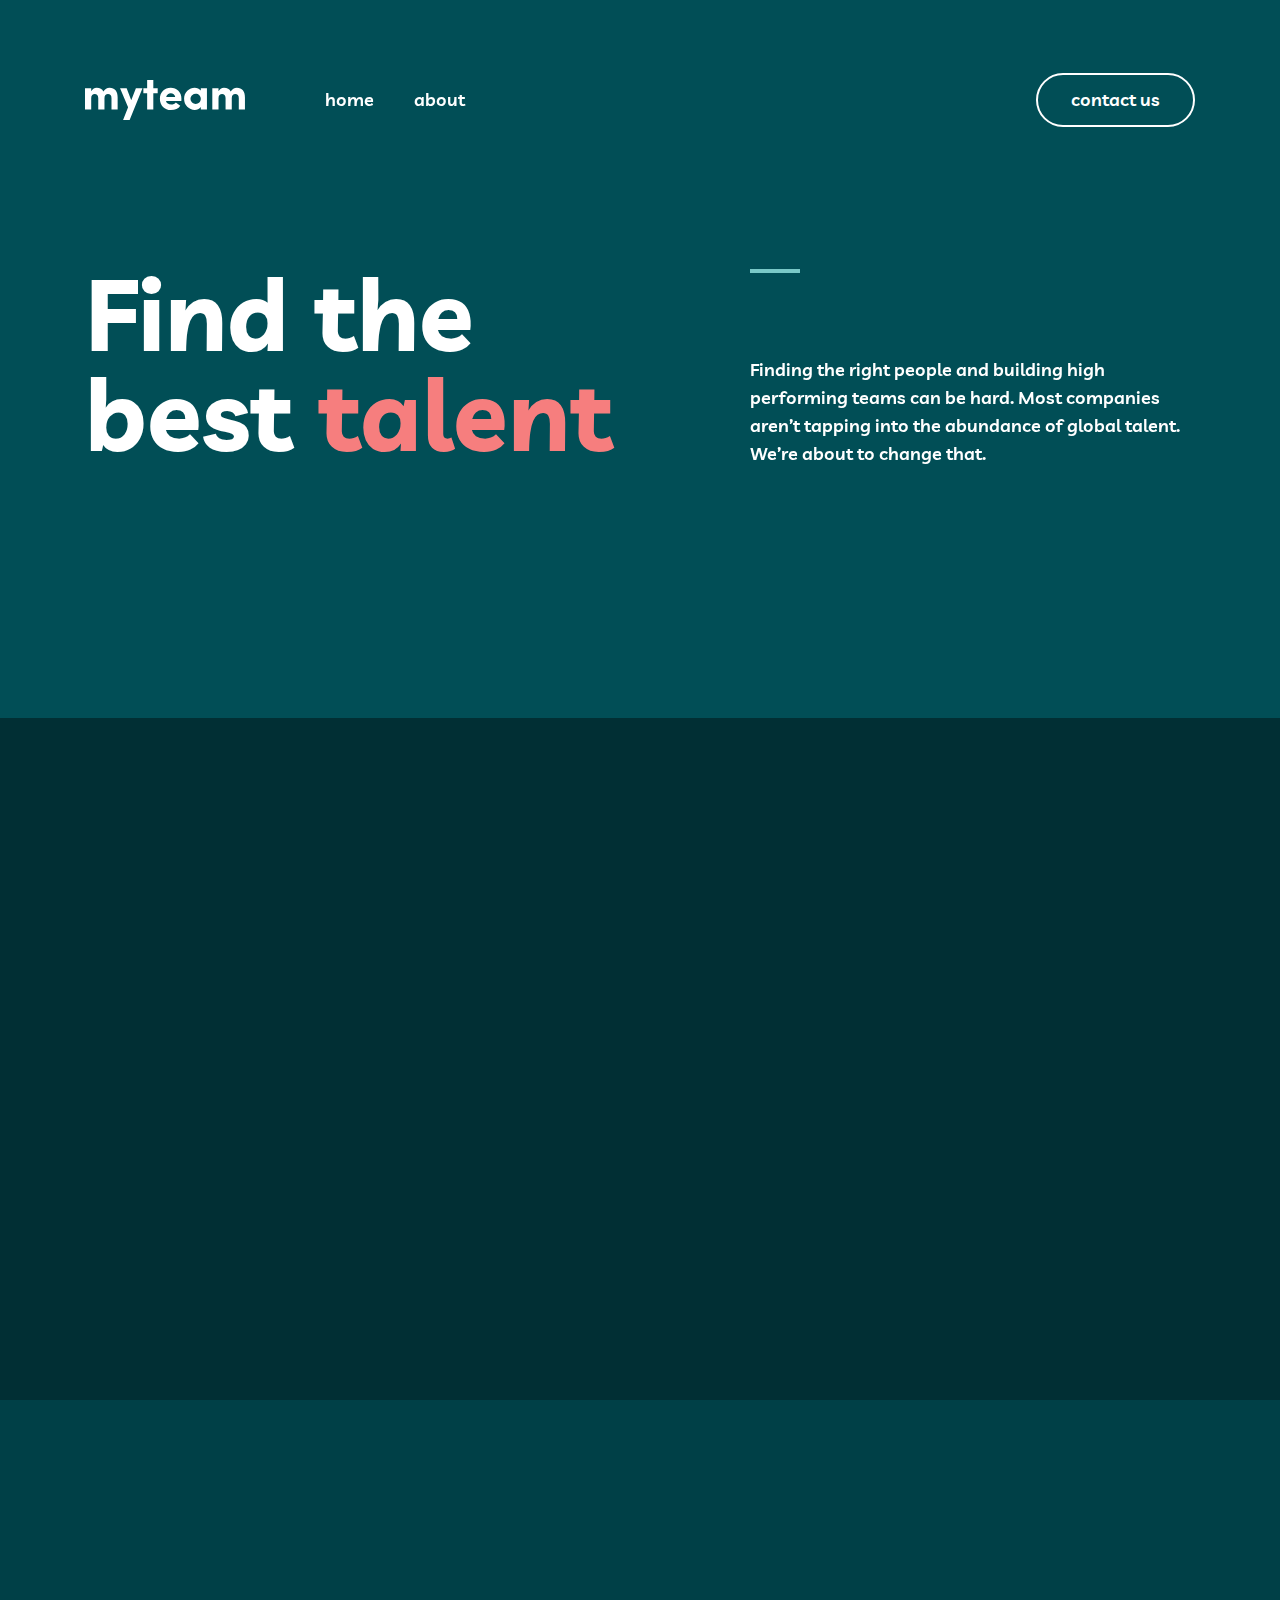
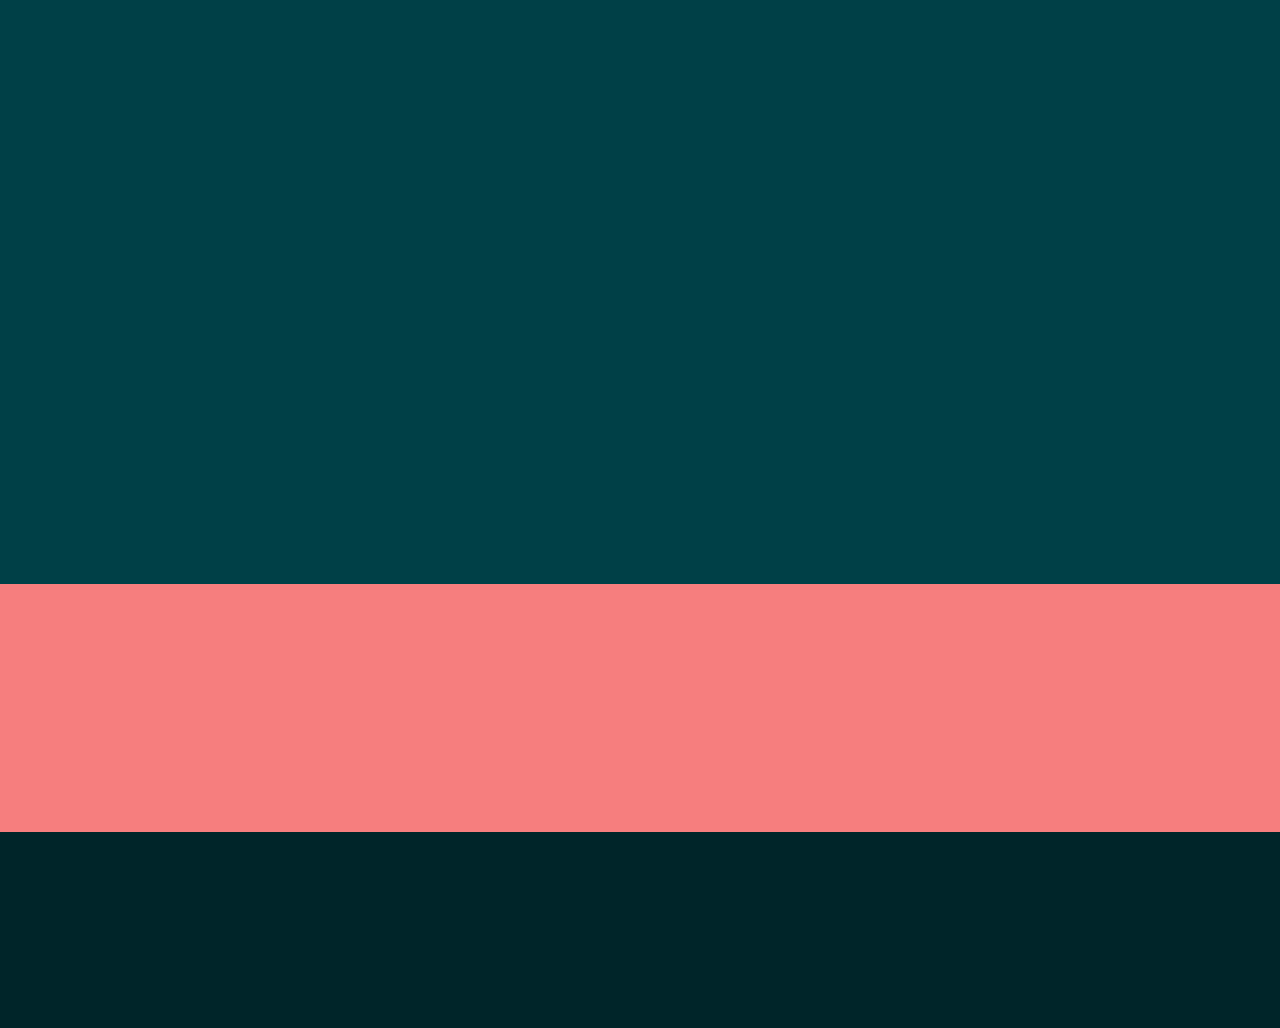
<file: index.html>
<!DOCTYPE html>
<html lang="en">
<head>
      <meta charset="UTF-8">
      <meta http-equiv="X-UA-Compatible" content="IE=edge">
      <meta name="viewport" content="width=device-width, initial-scale=1.0">
      <title>My Team</title>
      <link rel="stylesheet" href="./css/style.min.css">
      <link href="https://unpkg.com/aos@2.3.1/dist/aos.css" rel="stylesheet">


</head>
<body>
      <header class="header">
            <div class="container">
                  <div class="nav-bar">
                        <div class="nav">
                              <div class="nav__left" data-aos-duration="1000" data-aos="fade-right">
                                    <img src="./images/myteam 2.svg" alt="">
                                    <div class="nav__list">
                                          <a href="#">home</a>
                                          <a href="./about.html">about</a>
                                    </div>
                              </div>
                              <div class="nav__right">
                                    <a href="./cantact.html">
                                          <button class="nav-btn">contact us</button>
                                    </a>
                                    <div class="bars">
                                          <span></span>
                                          <span></span>
                                          <span></span>
                                    </div>

                                    <div class="menu">
                                          <div class="nav__list2">
                                                <a href="#">home</a>
                                                <a href="./about.html">about</a>
                                                <a href="./cantact.html">
                                                      <button  class="nav-btn2">contact us</button>
                                                </a>
                                          </div>
                                    </div>
                              </div>
                        </div>
                  </div>

                  <main class="main">
                        <div class="main__content">
                              <div class="main__content__left" data-aos-duration="1000" data-aos="flip-right">
                                    <h1>Find the best <span>talent</span></h1>
                              </div>
                              <div class="main__content__right" data-aos-duration="1000" data-aos="zoom-in">
                                    <img class="line" src="./images/Rectangle.svg" alt="">
                                    <div class="texts">
                                          <p>Finding the right people and building high performing teams can be hard. Most companies aren’t tapping into the abundance of global talent. We’re about to change that.</p>
                                    </div>
                              </div>
                        </div>
                  </main>
            </div>
      </header>
      <section class="section">
            <div class="sec1">
                  <div class="container">
                        <div class="sec1__content">
                              <div class="sec1__content__left" data-aos-duration="1000" data-aos="fade-up">
                                    <img class="line1" src="./images/Rectangle2.svg" alt="">
                                    <div class="texts2">
                                          <h1>Build & manage distributed teams like no one else.</h1>
                                    </div>
                              </div>
                              <div class="sec1__content__right">
                                    <div class="easy" data-aos-duration="1000" data-aos="zoom-in">
                                          <img src="./images/icon-feature-experience.svg" alt="">
                                          <div class="abou">
                                                <h2>Experienced Individuals</h2>
                                                <p>Our network is made up of highly experienced professionals who are passionate about what they do.</p>
                                          </div>
                                    </div>
                                    <div class="easy" data-aos-duration="1200" data-aos="zoom-in">
                                          <img src="./images/icon-feature-implementation.svg" alt="">
                                          <div class="abou">
                                                <h2>Experienced Individuals</h2>
                                                <p>Our network is made up of highly experienced professionals who are passionate about what they do.</p>
                                          </div>
                                    </div>
                                    <div class="easy" data-aos-duration="1250" data-aos="zoom-in">
                                          <img src="./images/icon-feature-productivity.svg" alt="">
                                          <div class="abou">
                                                <h2>Experienced Individuals</h2>
                                                <p>Our network is made up of highly experienced professionals who are passionate about what they do.</p>
                                          </div>
                                    </div>
                              </div>
                        </div>
                  </div>
            </div>
            <div class="sec2">
                  <div class="container">
                        <div class="sec2__content">
                              <div class="sec2__content__tex" data-aos-duration="1000" data-aos="flip-right">
                                    <h1>Delivering real results for top companies. Some of our <span>success stories.</span></h1>
                              </div>
                              <div class="sec2__content__cards">
                                    <div class="card" data-aos-duration="1000" data-aos="zoom-in-up">
                                          <img src="./images/icon-quotes.svg" alt="">
                                          <div class="tex">
                                                <p> “The team perfectly fit the specialized skill set required. They focused on the most essential features helping us launch the platform eight months faster than planned.”</p>
                                          </div>
                                          <div class="client">
                                                <div class="h">
                                                      <h3>Kady Baker</h3>
                                                <p>Product Manager at Bookmark</p>
                                                </div>
                                                <div class="im">
                                                      <img src="./images/kady.svg" alt="">
                                                </div>
                                          </div>
                                    </div>
                                    <div class="card" data-aos-duration="1300" data-aos="zoom-in-up">
                                          <img src="./images/icon-quotes.svg" alt="">
                                          <div class="tex">
                                                <p>“We needed to automate our entire onboarding process. The team came in and built out the whole journey. Since going live, user retention has gone through the roof!”</p>
                                          </div>
                                          <div class="client">
                                                <div class="h">
                                                      <h3>Aiysha Reese</h3>
                                                <p>Founder of Manage</p>
                                                </div>
                                                <div class="im">
                                                      <img src="./images/aisha.svg" alt="">
                                                </div>
                                          </div>
                                    </div>
                                    <div class="card" data-aos-duration="1600" data-aos="zoom-in-up">
                                          <img  src="./images/icon-quotes.svg" alt="">
                                          <div class="tex">
                                                <p>“Amazing. Our team helped us build an app that delivered a new experience for hiring a physio. The launch was an instant success with 100k downloads in the first month.”</p>
                                          </div>
                                          <div class="client">
                                                <div class="h">
                                                      <h3>Arthur Clarke</h3>
                                                <p>Co-founder of MyPhysio</p>
                                                </div>
                                                <div class="im">
                                                      <img src="./images/arthur.svg" alt="">
                                                </div>
                                          </div>
                                    </div>
                              </div>
                        </div>
                  </div>
            </div>
            <div class="sec3">
                  <div class="container">
                        <div class="sec3__content">
                              <div class="sec3__content__left" data-aos-duration="1000" data-aos="flip-right">
                                    <h1>Ready to get started?</h1>
                              </div>
                              <div class="sec3__content__right" data-aos-duration="1000" data-aos="flip-left">
                                    <a href="./cantact.html">
                                          <button  class="btn">contact us</button>
                                    </a>
                              </div>
                        </div>
                  </div>
            </div>
      </section>
      <footer class="footer">
            <div class="container">
                  <div class="footer__content">
                        <div class="footer__content__left" data-aos-duration="1000" data-aos="flip-up">
                              <div class="logo">
                                    <img src="./images/myteam 2.svg" alt="">
                                    <div  class="logo__list">
                                          <a href="#">home</a>
                                          <a href="./about.html">about</a>
                                    </div>
                              </div>
                              <div class="cantact" data-aos-duration="1000" data-aos="flip-up">
                                    <p>987  Hillcrest Lane</p>
                                    <p>Irvine, CA</p>
                                    <p>California 92714</p>
                                    <p>Call Us : 949-833-7432</p>
                              </div>
                        </div>
                        <div class="footer__content__right" data-aos-duration="1000" data-aos="flip-up">
                              <div class="logos">
                                    <img src="./images/icon-facebook.svg" alt="">
                                    <img src="./images/icon-pinterest.svg" alt="">
                                    <img src="./images/icon-twitter.svg" alt="">
                              </div>
                              <p>Copyright 2020. All Rights Reserved</p>
                        </div>
                  </div>
            </div>
      </footer>

      <script src="https://unpkg.com/aos@2.3.1/dist/aos.js"></script>
      <script>
            AOS.init();
      </script>

      <script src="./main.js"></script>
</body>
</html>
</file>
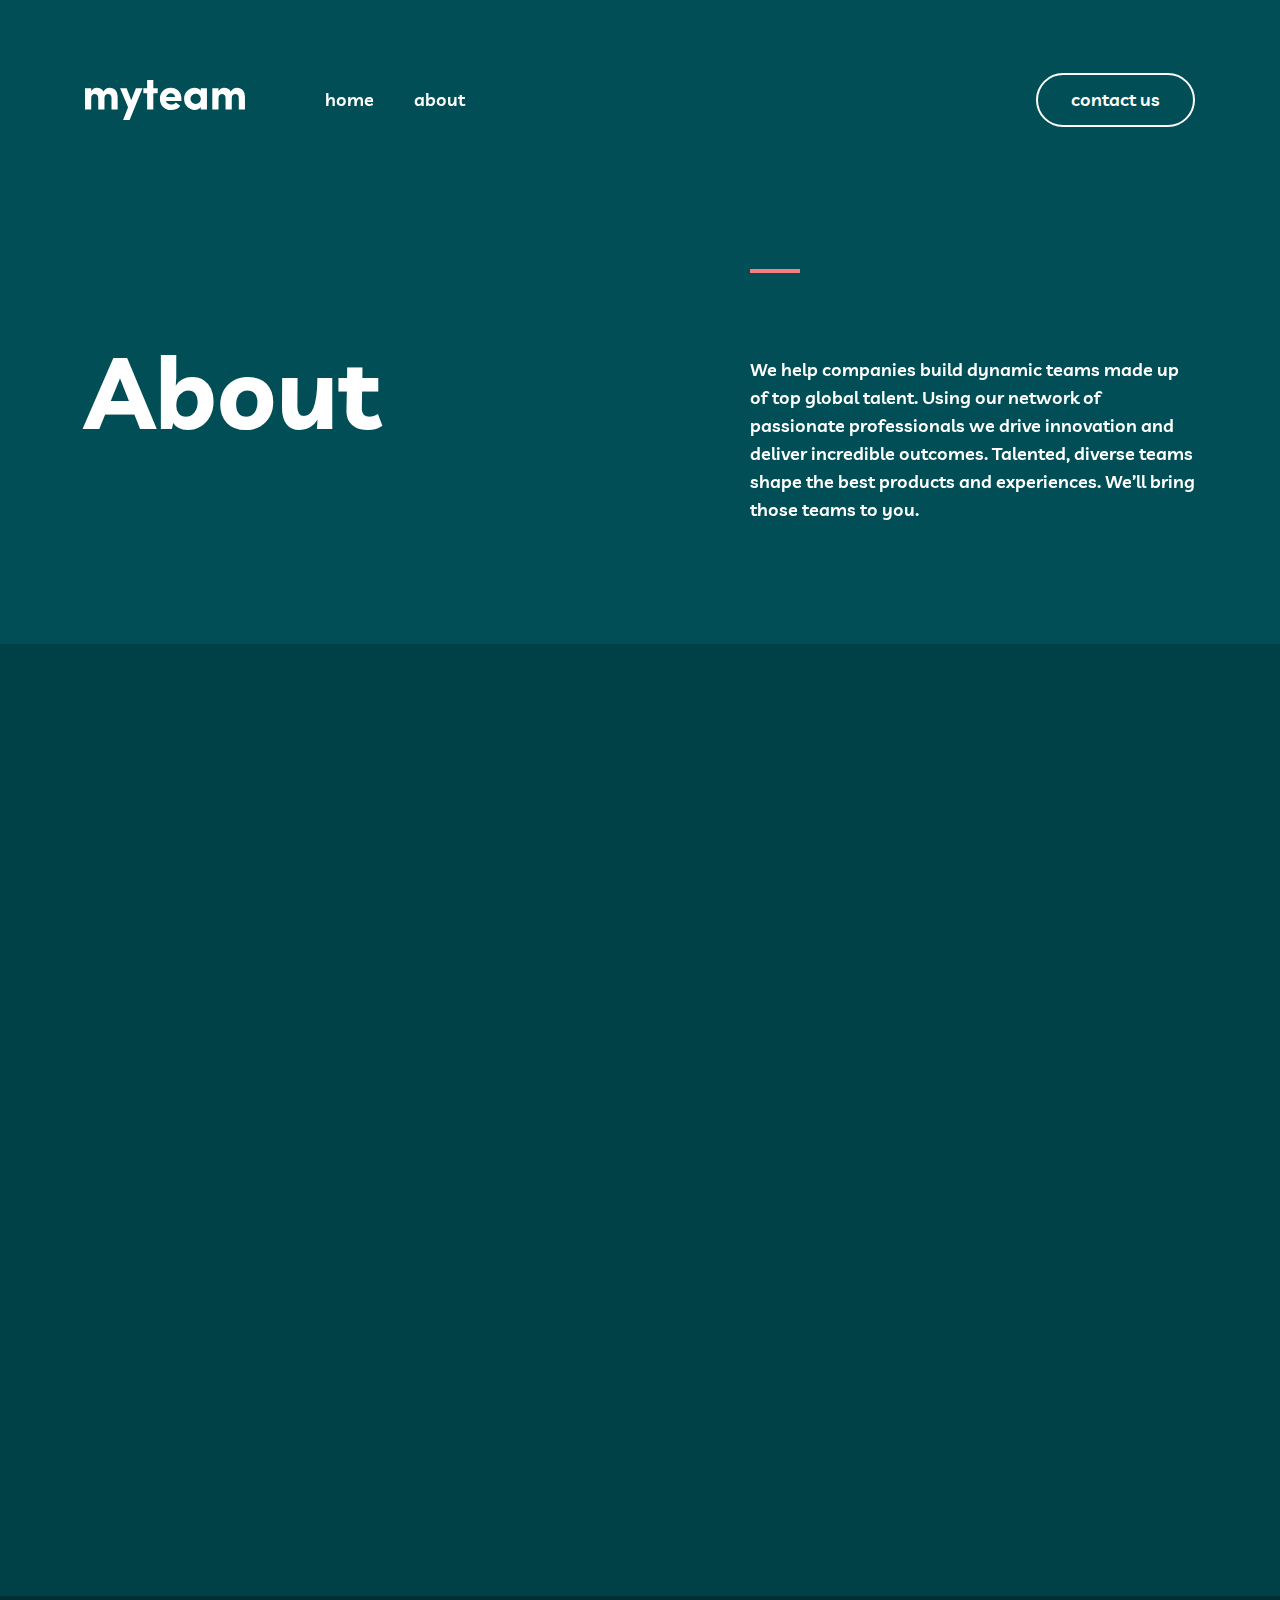
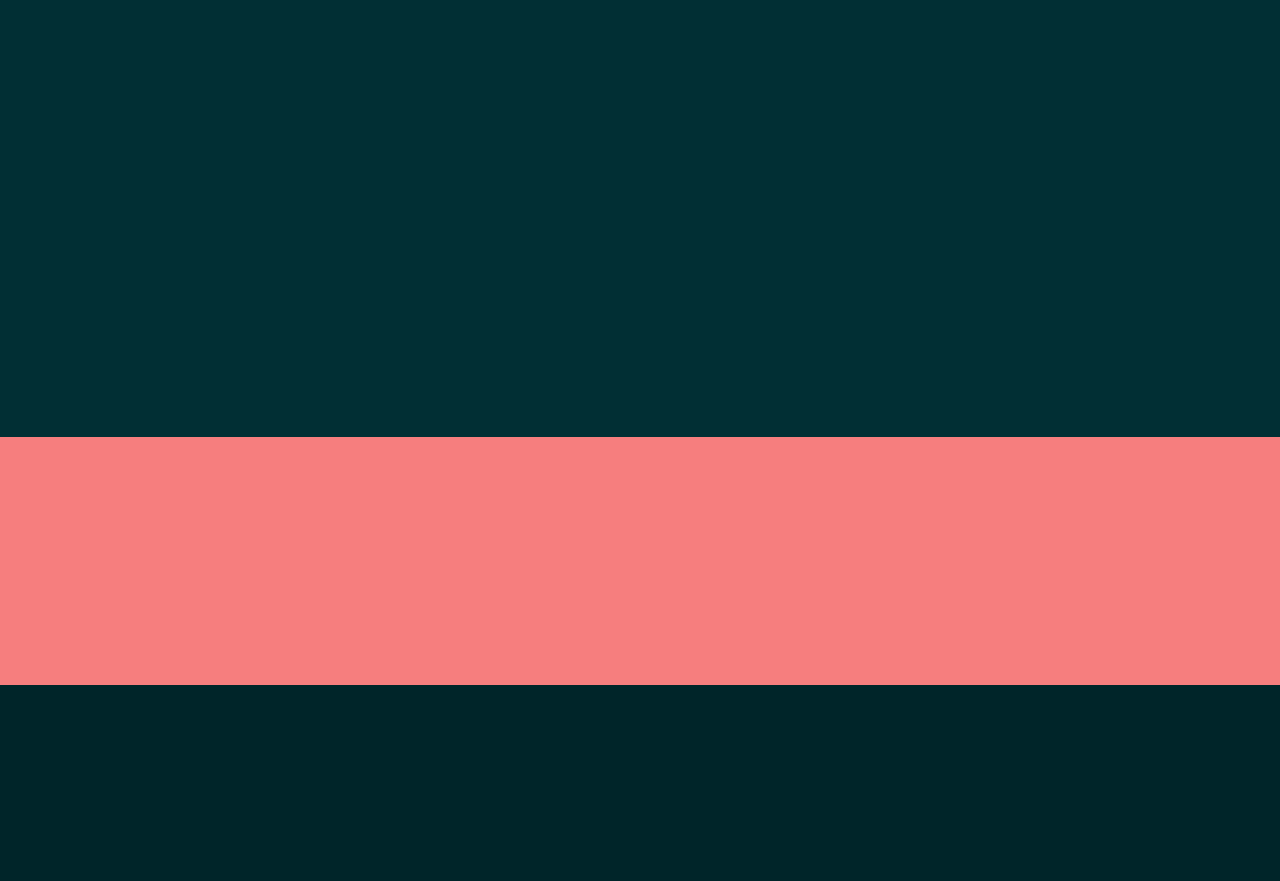
<file: about.html>
<!DOCTYPE html>
<html lang="en">
<head>
      <meta charset="UTF-8">
      <meta http-equiv="X-UA-Compatible" content="IE=edge">
      <meta name="viewport" content="width=device-width, initial-scale=1.0">
      <title>My Team About</title>
      <link rel="stylesheet" href="./css/about.min.css">
      <link href="https://unpkg.com/aos@2.3.1/dist/aos.css" rel="stylesheet">

</head>
<body>
      <header class="header">
            <div class="container">
                  <div class="nav-bar">
                        <div class="nav">
                              <div class="nav__left" data-aos-duration="1000" data-aos="fade-right">
                                    <img src="./images/myteam 2.svg" alt="">
                                    <div class="nav__list">
                                          <a href="./index.html">home</a>
                                          <a href="#">about</a>
                                    </div>
                              </div>
                              <div class="nav__right">
                                    <a href="./cantact.html">
                                          <button href="./cantact.html" class="nav-btn">contact us</button>
                                    </a>
                                    <div class="bars">
                                          <span></span>
                                          <span></span>
                                          <span></span>
                                    </div>

                                    <div class="menu">
                                          <div class="nav__list2">
                                                <a href="./index.html">home</a>
                                                <a href="#">about</a>
                                                <a href="./cantact.html">
                                                      <button href="./cantact.html" class="nav-btn2">contact us</button>
                                                </a>
                                          </div>
                                    </div>
                              </div>
                        </div>
                  </div>

                  <main class="main">
                        <div class="main__content">
                              <div class="main__content__left" data-aos-duration="1000" data-aos="flip-right">
                                    <h1>About</h1>
                              </div>
                              <div class="main__content__right" data-aos-duration="1000" data-aos="zoom-in">
                                    <img class="line" src="./images/Rectangle2.svg" alt="">
                                    <div class="texts">
                                          <p>We help companies build dynamic teams made up of top global talent. Using our network of passionate professionals we drive innovation and deliver incredible outcomes. Talented, diverse teams shape the best products and experiences. We’ll bring those teams to you.</p>
                                    </div>
                              </div>
                        </div>
                  </main>
            </div>
      </header>
      <section class="section">
            <div class="sec1">
                  <div class="container">
                        <div class="sec1__content">
                          <h1 data-aos-duration="1000" data-aos="flip-down">Meet the directors</h1>
                          <div class="cards">
                              <div class="cards__card" data-aos-duration="1000" data-aos="zoom-in">
                                    <img src="./images/nikita.svg" alt="">
                                    <div class="teks">
                                          <p class="pip">Nikita Marks</p>
                                          <p>Founder & CEO</p>
                                    </div>
                                    <img class="pilus" src="./images/Group 13.svg" alt="">
                              </div>
                              <div class="cards__card" data-aos-duration="1100" data-aos="zoom-in">
                                    <img src="./images/cristian.svg" alt="">
                                    <div class="teks">
                                          <p class="pip">Cristian Duncan</p>
                                          <p>Co-founder & COO</p>
                                    </div>
                                    <img class="pilus" src="./images/Group 13.svg" alt="">
                              </div>
                              <div class="cards__card" data-aos-duration="1200" data-aos="zoom-in">
                                    <img src="./images/cruz.svg" alt="">
                                    <div class="teks">
                                          <p class="pip">Cruz Hamer</p>
                                          <p>Co-founder & CTO</p>
                                    </div>
                                    <img class="pilus" src="./images/Group 13.svg" alt="">
                              </div>
                              <div class="cards__card" data-aos-duration="1300" data-aos="zoom-in">
                                    <img src="./images/drake.svg" alt="">
                                    <div class="teks">
                                          <p class="pip">Drake Heaton</p>
                                          <p>Business Development Lead</p>
                                    </div>
                                    <img class="pilus" src="./images/Group 13.svg" alt="">
                              </div>
                              <div class="cards__card" data-aos-duration="1400" data-aos="zoom-in">
                                    <img src="./images/griffin.svg" alt="">
                                    <div class="teks">
                                          <p class="pip">Griffin Wise</p>
                                          <p>Lead Marketing</p>
                                    </div>
                                    <img class="pilus" src="./images/Group 13.svg" alt="">
                              </div>
                              <div class="cards__card1" data-aos-duration="1500" data-aos="zoom-in">
                                    <h3>Aden Allan</h3>
                                    <div class="tekss">
                                          <p>“Empowered teams create truly amazing products. Set the north star and let them follow it.”</p>
                                    </div>
                                    <div class="log">
                                          <img src="./images/icon-twitter.svg" alt="">
                                          <img src="./images/icon-linkedin.svg" alt="">
                                    </div>
                                    <img class="pilus" src="./images/Group 14.svg" alt="">
                              </div>
                          </div>
                        </div>
                  </div>
            </div>
            <div class="sec2">
                  <div class="container">
                        <div class="sec2__content">
                              <div class="sec2__content__tex" data-aos-duration="1000" data-aos="flip-down">
                                    <h1>Some of our clients</h1>
                              </div>
                              <div class="sec2__content__cards" data-aos-duration="1000" data-aos="flip-down">
                                    <div class="card">
                                          <img src="./images/the-verge@2x.svg" alt="">
                                    </div>
                                    <div class="card">
                                          <img src="./images/the-jakarta-post@2x.svg" alt="">
                                    </div>
                                    <div class="card">
                                          <img  src="./images/the-guardian.svg" alt="">
                                    </div>
                                    <div class="card">
                                          <img  src="./images/techradar@2x.svg" alt="">
                                    </div>
                                    <div class="card">
                                          <img  src="./images/gadgets-now.svg" alt="">
                                    </div>
                              </div>
                        </div>
                  </div>
            </div>
            <div class="sec3">
                  <div class="container">
                        <div class="sec3__content">
                              <div class="sec3__content__left" data-aos-duration="1000" data-aos="flip-right">
                                    <h1>Ready to get started?</h1>
                              </div>
                              <div class="sec3__content__right" data-aos-duration="1000" data-aos="flip-left">
                                    <a href="./cantact.html">
                                          <button href="./cantact.html" class="btn">contact us</button>
                                    </a>
                              </div>
                        </div>
                  </div>
            </div>
      </section>
      <footer class="footer">
            <div class="container">
                  <div class="footer__content">
                        <div class="footer__content__left" data-aos-duration="1000" data-aos="flip-up">
                              <div class="logo">
                                    <img src="./images/myteam 2.svg" alt="">
                                    <div class="logo__list">
                                          <a href="./index.html">home</a>
                                          <a href="#">about</a>
                                    </div>
                              </div>
                              <div class="cantact" data-aos-duration="1000" data-aos="flip-up">
                                    <p>987  Hillcrest Lane</p>
                                    <p>Irvine, CA</p>
                                    <p>California 92714</p>
                                    <p>Call Us : 949-833-7432</p>
                              </div>
                        </div>
                        <div class="footer__content__right" data-aos-duration="1000" data-aos="flip-up">
                              <div class="logos">
                                    <img src="./images/icon-facebook.svg" alt="">
                                    <img src="./images/icon-pinterest.svg" alt="">
                                    <img src="./images/icon-twitter.svg" alt="">
                              </div>
                              <p>Copyright 2020. All Rights Reserved</p>
                        </div>
                  </div>
            </div>
      </footer>
      <script src="https://unpkg.com/aos@2.3.1/dist/aos.js"></script>
      <script>
            AOS.init();
      </script>


      <script src="./main.js"></script>
</body>
</html>
</file>
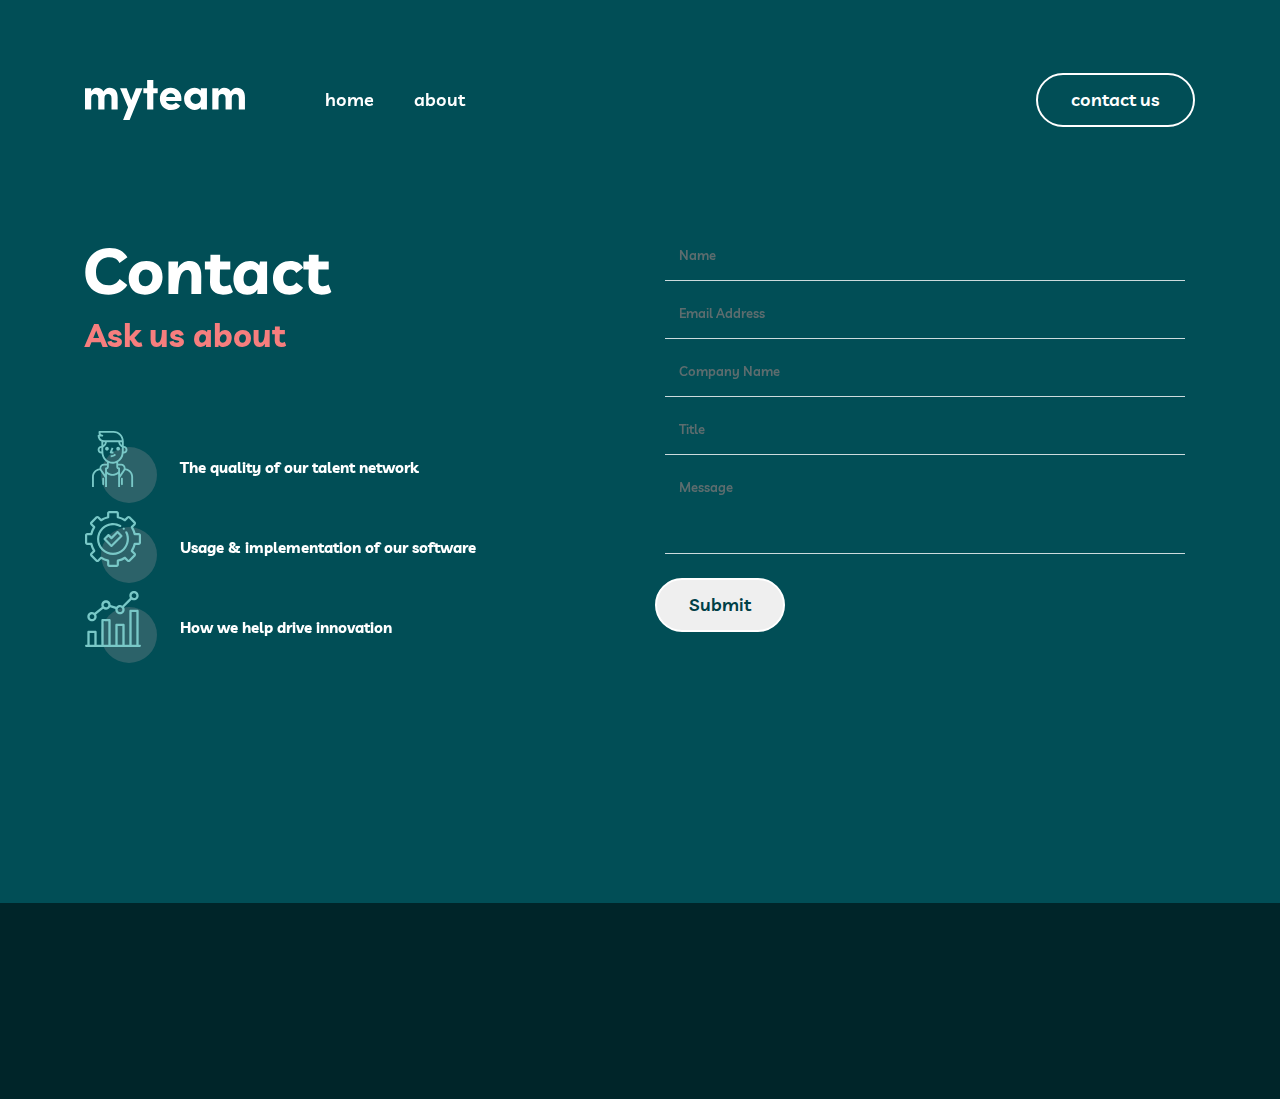
<file: cantact.html>
<!DOCTYPE html>
<html lang="en">
<head>
      <meta charset="UTF-8">
      <meta http-equiv="X-UA-Compatible" content="IE=edge">
      <meta name="viewport" content="width=device-width, initial-scale=1.0">
      <title>My Team Contact</title>
      <link rel="stylesheet" href="./css/contact.min.css">
      <link href="https://unpkg.com/aos@2.3.1/dist/aos.css" rel="stylesheet">
</head>
<body>
      <header class="header">
            <div class="container">
                  <div class="nav-bar">
                        <div class="nav">
                              <div class="nav__left" data-aos-duration="1000" data-aos="fade-right">
                                    <img src="./images/myteam 2.svg" alt="">
                                    <div class="nav__list">
                                          <a href="./index.html">home</a>
                                          <a href="./about.html">about</a>
                                    </div>
                              </div>
                              <div class="nav__right">
                                    <a href="./cantact.html">
                                          <button class="nav-btn">contact us</button>
                                    </a>
                                    <div class="bars">
                                          <span></span>
                                          <span></span>
                                          <span></span>
                                    </div>

                                    <div class="menu">
                                          <div class="nav__list2">
                                                <a href="./index.html">home</a>
                                                <a href="./about.html">about</a>
                                                <a href="./cantact.html">
                                                      <button  class="nav-btn2">contact us</button>
                                                </a>
                                          </div>
                                    </div>
                              </div>
                        </div>
                  </div>
                  <main class="contact__main">
                        <div class="contact__main__left" data-aos-duration="1000" data-aos="flip-right">
                              <img src="./images/Contact.svg" alt="">
                              <h2>Ask us about</h2>
                              <div class="contact__main__left__crd">
                                    <div class="easy">
                                          <img src="./images/icon-feature-experience.svg" alt="">
                                          <div class="abou">
                                                <p>The quality of our talent network</p>
                                          </div>
                                    </div>
                                    <div class="easy">
                                          <img src="./images/icon-feature-implementation.svg" alt="">
                                          <div class="abou">
                                                <p>Usage & implementation of our software</p>
                                          </div>
                                    </div>
                                    <div class="easy">
                                          <img src="./images/icon-feature-productivity.svg" alt="">
                                          <div class="abou">
                                                <p>How we help drive innovation</p>
                                          </div>
                                    </div>
                        </div>
                  </div>

                        <div class="contact__main__right" data-aos-duration="1000" data-aos="zoom-in">
                              <form class="contact__main__right__form" action="">
                                    <input type="text" placeholder="Name">
                                    <input type="text" placeholder="Email Address">
                                    <input type="text" placeholder="Company Name">
                                    <input type="text" placeholder="Title">
                                    <input class="massage" type="text" placeholder="Message">
                              </form>
                              <form action="">
                                    <input style="cursor: pointer;" class="submit" type="submit" value="Submit">
                              </form>
                        </div>
                  </main>
            </div>
      </header>
      <footer class="footer">
            <div class="container">
                  <div class="footer__content">
                        <div class="footer__content__left" data-aos-duration="1000" data-aos="flip-down">
                              <div class="logo">
                                    <img src="./images/myteam 2.svg" alt="">
                                    <div  class="logo__list">
                                          <a href="./index.html">home</a>
                                          <a href="./about.html">about</a>
                                    </div>
                              </div>
                              <div class="cantact" data-aos-duration="1000" data-aos="flip-down">
                                    <p>987  Hillcrest Lane</p>
                                    <p>Irvine, CA</p>
                                    <p>California 92714</p>
                                    <p>Call Us : 949-833-7432</p>
                              </div>
                        </div>
                        <div class="footer__content__right" data-aos-duration="1000" data-aos="flip-down">
                              <div class="logos">
                                    <img src="./images/icon-facebook.svg" alt="">
                                    <img src="./images/icon-pinterest.svg" alt="">
                                    <img src="./images/icon-twitter.svg" alt="">
                              </div>
                              <p>Copyright 2020. All Rights Reserved</p>
                        </div>
                  </div>
            </div>
      </footer>

      <script src="https://unpkg.com/aos@2.3.1/dist/aos.js"></script>
      <script>
            AOS.init();
      </script>


      <script src="./main.js"></script>
</body>
</html>
</file>
<file: css/style.min.css>
*{margin:0;padding:0;-webkit-box-sizing:border-box;box-sizing:border-box;font-family:"Livvic";font-weight:600;text-decoration:none;list-style:none}body{overflow-x:hidden}@font-face{font-display:swap;font-family:"Livvic";font-style:italic;font-weight:500;src:url("../fonts/livvic-v14-latin-500italic.woff2") format("woff2")}@font-face{font-display:swap;font-family:"Livvic";font-style:normal;font-weight:600;src:url("../fonts/livvic-v14-latin-600.woff2") format("woff2")}@font-face{font-display:swap;font-family:"Livvic";font-style:normal;font-weight:700;src:url("../fonts/livvic-v14-latin-700.woff2") format("woff2")}.container{max-width:1130px;margin:0 auto;padding:0 10px}.menu{width:100%;position:fixed;height:0;top:125.33px;left:0;background-color:#2c6269;z-index:500;padding:0 40px;overflow:hidden;-webkit-transition:all .3s linear;transition:all .3s linear;display:none}@media(max-width: 540px){.menu{display:-webkit-box;display:-ms-flexbox;display:flex}}.menu.active{height:auto;padding:40px;-webkit-transition:all .3s linear;transition:all .3s linear}.bars span{-webkit-transition:-webkit-transform .7s linear(-4.9%, -0.24 65.2%, -0.28 18.63%, 1.01 45.59%);transition:-webkit-transform .7s linear(-4.9%, -0.24 65.2%, -0.28 18.63%, 1.01 45.59%);transition:transform .7s linear(-4.9%, -0.24 65.2%, -0.28 18.63%, 1.01 45.59%);transition:transform .7s linear(-4.9%, -0.24 65.2%, -0.28 18.63%, 1.01 45.59%), -webkit-transform .7s linear(-4.9%, -0.24 65.2%, -0.28 18.63%, 1.01 45.59%)}.bars.active span:nth-child(2){display:none;-webkit-transition:-webkit-transform .3s linear(-4.9%, -0.24 65.2%, -0.28 18.63%, 1.01 45.59%);transition:-webkit-transform .3s linear(-4.9%, -0.24 65.2%, -0.28 18.63%, 1.01 45.59%);transition:transform .3s linear(-4.9%, -0.24 65.2%, -0.28 18.63%, 1.01 45.59%);transition:transform .3s linear(-4.9%, -0.24 65.2%, -0.28 18.63%, 1.01 45.59%), -webkit-transform .3s linear(-4.9%, -0.24 65.2%, -0.28 18.63%, 1.01 45.59%)}.bars.active span:nth-child(1){-webkit-transform:rotate(45deg) translateY(4px);transform:rotate(45deg) translateY(4px);-webkit-transition:-webkit-transform .3s linear(-4.9%, -0.24 65.2%, -0.28 18.63%, 1.01 45.59%);transition:-webkit-transform .3s linear(-4.9%, -0.24 65.2%, -0.28 18.63%, 1.01 45.59%);transition:transform .3s linear(-4.9%, -0.24 65.2%, -0.28 18.63%, 1.01 45.59%);transition:transform .3s linear(-4.9%, -0.24 65.2%, -0.28 18.63%, 1.01 45.59%), -webkit-transform .3s linear(-4.9%, -0.24 65.2%, -0.28 18.63%, 1.01 45.59%)}.bars.active span:nth-child(3){-webkit-transform:rotate(-45deg) translateY(-4px);transform:rotate(-45deg) translateY(-4px);-webkit-transition:-webkit-transform .3s linear(-4.9%, -0.24 65.2%, -0.28 18.63%, 1.01 45.59%);transition:-webkit-transform .3s linear(-4.9%, -0.24 65.2%, -0.28 18.63%, 1.01 45.59%);transition:transform .3s linear(-4.9%, -0.24 65.2%, -0.28 18.63%, 1.01 45.59%);transition:transform .3s linear(-4.9%, -0.24 65.2%, -0.28 18.63%, 1.01 45.59%), -webkit-transform .3s linear(-4.9%, -0.24 65.2%, -0.28 18.63%, 1.01 45.59%)}.header{background-color:#014e56;padding-top:73px;padding-bottom:250px}@media(max-width: 768px){.header{padding-top:20px;padding-bottom:100px}}.header .nav{display:-webkit-box;display:-ms-flexbox;display:flex;-webkit-box-align:center;-ms-flex-align:center;align-items:center;-webkit-box-pack:justify;-ms-flex-pack:justify;justify-content:space-between}.header .nav__left{display:-webkit-box;display:-ms-flexbox;display:flex;-webkit-box-align:center;-ms-flex-align:center;align-items:center;gap:80px}.header .nav__left img{cursor:pointer}@media(max-width: 768px){.header .nav__left{gap:48px}}.header .nav__left .nav__list{display:-webkit-box;display:-ms-flexbox;display:flex;-webkit-box-align:center;-ms-flex-align:center;align-items:center;gap:40px}@media(max-width: 540px){.header .nav__left .nav__list{display:none}}.header .nav__left .nav__list a{font-size:18px;line-height:28px;font-weight:600;color:#fff;-webkit-transition:.3s;transition:.3s}.header .nav__left .nav__list a:hover{color:#f67e7e}.header .nav__right .nav-btn{padding:11px 33px;border:2px solid #fff;border-radius:30px;background-color:rgba(0,0,0,0);-webkit-transition:.3s;transition:.3s;font-size:18px;line-height:28px;font-weight:600;color:#fff}@media(max-width: 540px){.header .nav__right .nav-btn{display:none}}.header .nav__right .nav-btn:hover{background-color:#fff;color:#002529;cursor:pointer}.header .nav__right .bars{display:none;-webkit-box-orient:vertical;-webkit-box-direction:normal;-ms-flex-direction:column;flex-direction:column;gap:4px}.header .nav__right .bars span{width:20px;height:3px;background-color:#fff}@media(max-width: 540px){.header .nav__right .bars{display:-webkit-box;display:-ms-flexbox;display:flex}}.header .nav__right .nav__list2{display:-webkit-box;display:-ms-flexbox;display:flex;-webkit-box-orient:vertical;-webkit-box-direction:normal;-ms-flex-direction:column;flex-direction:column;gap:20px}.header .nav__right .nav__list2 a{font-size:18px;line-height:28px;font-weight:600;color:#fff;-webkit-transition:.3;transition:.3}.header .nav__right .nav__list2 a:hover{color:#f67e7e}.header .nav__right .nav__list2 .nav-btn2{width:auto;padding:11px 33px;border:2px solid #fff;border-radius:30px;background-color:rgba(0,0,0,0);font-size:18px;line-height:28px;font-weight:600;color:#fff}.header .nav__right .nav__list2 .nav-btn2:hover{background-color:#fff;color:#002529;cursor:pointer}.header .main{padding-top:130px}@media(max-width: 768px){.header .main{padding-top:70px}}.header .main__content{display:-webkit-box;display:-ms-flexbox;display:flex;-webkit-box-pack:justify;-ms-flex-pack:justify;justify-content:space-between;-webkit-box-align:center;-ms-flex-align:center;align-items:center;gap:30px}@media(max-width: 768px){.header .main__content{-webkit-box-orient:vertical;-webkit-box-direction:normal;-ms-flex-direction:column;flex-direction:column;-webkit-box-align:center;-ms-flex-align:center;align-items:center;text-align:center;gap:24px}}.header .main__content__left{max-width:550px}@media(max-width: 375px){.header .main__content__left{max-width:327px}}.header .main__content__left h1{font-size:100px;line-height:100px;font-size:100pxpx;line-height:100pxpx;font-weight:700;color:#fff}@media(max-width: 768px){.header .main__content__left h1{font-size:64px;line-height:56px}}@media(max-width: 375px){.header .main__content__left h1{font-size:40px;line-height:40px}}.header .main__content__left span{font-size:100pxpx;line-height:100pxpx;font-weight:700;color:#f67e7e}@media(max-width: 768px){.header .main__content__right .line{display:none}}.header .main__content__right .texts{max-width:445px;margin-top:79px}@media(max-width: 768px){.header .main__content__right .texts{max-width:500px;margin-top:10px}}.header .main__content__right .texts p{font-size:18px;line-height:28px;font-size:18pxpx;line-height:28pxpx;font-weight:600;color:#fff}@media(max-width: 768px){.header .main__content__right .texts p{font-size:15px}}.section .sec1{padding:140px 0;background-color:#012f34}@media(max-width: 768px){.section .sec1{padding:80px 0}}.section .sec1__content{display:-webkit-box;display:-ms-flexbox;display:flex;-webkit-box-pack:justify;-ms-flex-pack:justify;justify-content:space-between;-webkit-box-align:start;-ms-flex-align:start;align-items:flex-start;gap:125px}@media(max-width: 768px){.section .sec1__content{-webkit-box-orient:vertical;-webkit-box-direction:normal;-ms-flex-direction:column;flex-direction:column;-webkit-box-align:center;-ms-flex-align:center;align-items:center;gap:24px}}.section .sec1__content__left .texts2{max-width:445px;margin-top:79px}@media(max-width: 768px){.section .sec1__content__left .texts2{max-width:500px;margin-top:10px}}.section .sec1__content__left .texts2 h1{font-size:48px;line-height:48px;font-size:48pxpx;line-height:48pxpx;font-weight:700;color:#fff}@media(max-width: 768px){.section .sec1__content__left .texts2 h1{font-size:32px}}.section .sec1__content__right{margin-top:56px;display:-webkit-box;display:-ms-flexbox;display:flex;-webkit-box-orient:vertical;-webkit-box-direction:normal;-ms-flex-direction:column;flex-direction:column;gap:32px}@media(max-width: 375px){.section .sec1__content__right{-webkit-box-align:center;-ms-flex-align:center;align-items:center;text-align:center}}.section .sec1__content__right .easy{display:-webkit-box;display:-ms-flexbox;display:flex;-webkit-box-align:center;-ms-flex-align:center;align-items:center;gap:23px}@media(max-width: 375px){.section .sec1__content__right .easy{-webkit-box-orient:vertical;-webkit-box-direction:normal;-ms-flex-direction:column;flex-direction:column;-webkit-box-align:center;-ms-flex-align:center;align-items:center;text-align:center}}.section .sec1__content__right .easy .abou{max-width:445px;display:-webkit-box;display:-ms-flexbox;display:flex;-webkit-box-orient:vertical;-webkit-box-direction:normal;-ms-flex-direction:column;flex-direction:column;text-align:top;gap:16px}.section .sec1__content__right .easy .abou h2{font-size:18px;line-height:28px;font-size:18pxpx;line-height:28pxpx;font-weight:700;color:#f67e7e}.section .sec1__content__right .easy .abou p{font-size:15px;line-height:25px;font-size:15pxpx;line-height:25pxpx;font-weight:700;color:#fff}.section .sec2{padding:140px 0;background-color:#004047}.section .sec2__content{display:-webkit-box;display:-ms-flexbox;display:flex;-webkit-box-orient:vertical;-webkit-box-direction:normal;-ms-flex-direction:column;flex-direction:column;-webkit-box-align:center;-ms-flex-align:center;align-items:center;gap:56px}.section .sec2__content__tex{max-width:932px}@media(max-width: 768px){.section .sec2__content__tex{max-width:573px}}.section .sec2__content__tex h1{text-align:center;font-size:48px;line-height:48px;font-size:48pxpx;line-height:48pxpx;font-weight:700;color:#fff}@media(max-width: 768px){.section .sec2__content__tex h1{font-size:32px;line-height:32px;font-weight:700}}.section .sec2__content__tex h1 span{color:#79c8c7}.section .sec2__content__cards{display:-webkit-box;display:-ms-flexbox;display:flex;-webkit-box-align:center;-ms-flex-align:center;align-items:center;gap:30px}@media(max-width: 768px){.section .sec2__content__cards{-webkit-box-orient:vertical;-webkit-box-direction:normal;-ms-flex-direction:column;flex-direction:column;gap:48px}}.section .sec2__content__cards .card{max-width:350px;display:-webkit-box;display:-ms-flexbox;display:flex;-webkit-box-orient:vertical;-webkit-box-direction:normal;-ms-flex-direction:column;flex-direction:column;-webkit-box-align:center;-ms-flex-align:center;align-items:center;text-align:center;gap:24px}@media(max-width: 768px){.section .sec2__content__cards .card{max-width:573px}}.section .sec2__content__cards .card .tex p{font-size:15px;line-height:25px;font-weight:600;color:#fff;z-index:1}.section .sec2__content__cards .card .client{display:-webkit-box;display:-ms-flexbox;display:flex;-webkit-box-orient:vertical;-webkit-box-direction:normal;-ms-flex-direction:column;flex-direction:column;gap:32px}.section .sec2__content__cards .card .client h3{font-size:18px;line-height:28px;color:#79c8c7;font-weight:600}.section .sec2__content__cards .card .client p{font-size:13px;line-height:18px;color:#fff;font-style:italic}.section .sec3{padding:76px 0;background-color:#f67e7e}.section .sec3__content{display:-webkit-box;display:-ms-flexbox;display:flex;-webkit-box-align:center;-ms-flex-align:center;align-items:center;-webkit-box-pack:justify;-ms-flex-pack:justify;justify-content:space-between}@media(max-width: 630px){.section .sec3__content{-webkit-box-orient:vertical;-webkit-box-direction:normal;-ms-flex-direction:column;flex-direction:column;text-align:center;gap:24px}}.section .sec3__content__left{max-width:504px}.section .sec3__content__left h1{font-size:48px;line-height:48px;color:#012f34;font-weight:700}.section .sec3__content__right button{padding:11px 33px;border:2px solid #012f34;border-radius:30px;background-color:rgba(0,0,0,0);font-size:18px;line-height:28px;font-weight:600;color:#012f34;-webkit-transition:.3s;transition:.3s}.section .sec3__content__right button:hover{background-color:#012f34;color:#fff;cursor:pointer}.footer{background-color:#002529;padding:48px 0}.footer__content{display:-webkit-box;display:-ms-flexbox;display:flex;-webkit-box-align:center;-ms-flex-align:center;align-items:center;-webkit-box-pack:justify;-ms-flex-pack:justify;justify-content:space-between}@media(max-width: 768px){.footer__content{-webkit-box-orient:vertical;-webkit-box-direction:normal;-ms-flex-direction:column;flex-direction:column;text-align:center;gap:20px}}.footer__content__left{display:-webkit-box;display:-ms-flexbox;display:flex;-webkit-box-align:center;-ms-flex-align:center;align-items:center;gap:125px}@media(max-width: 768px){.footer__content__left{-webkit-box-orient:vertical;-webkit-box-direction:normal;-ms-flex-direction:column;flex-direction:column;gap:40px}}.footer__content__left .logo{display:-webkit-box;display:-ms-flexbox;display:flex;-webkit-box-orient:vertical;-webkit-box-direction:normal;-ms-flex-direction:column;flex-direction:column;gap:25px}.footer__content__left .logo img{cursor:pointer}@media(max-width: 427px){.footer__content__left .logo{-webkit-box-align:center;-ms-flex-align:center;align-items:center;text-align:center}}.footer__content__left .logo__list{display:-webkit-box;display:-ms-flexbox;display:flex;-webkit-box-align:center;-ms-flex-align:center;align-items:center;gap:40px}.footer__content__left .logo__list a{font-size:18px;line-height:28px;font-weight:600;color:#fff;-webkit-transition:.3s;transition:.3s}.footer__content__left .logo__list a:hover{color:#f67e7e}.footer__content__left .cantact{display:-webkit-box;display:-ms-flexbox;display:flex;-webkit-box-orient:vertical;-webkit-box-direction:normal;-ms-flex-direction:column;flex-direction:column}.footer__content__left .cantact p{opacity:.6;font-size:15px;line-height:25px;font-weight:600;color:#fff}.footer__content__right{display:-webkit-box;display:-ms-flexbox;display:flex;-webkit-box-orient:vertical;-webkit-box-direction:normal;-ms-flex-direction:column;flex-direction:column;-webkit-box-align:end;-ms-flex-align:end;align-items:flex-end;gap:51px}@media(max-width: 427px){.footer__content__right{-webkit-box-align:center;-ms-flex-align:center;align-items:center;text-align:center}}.footer__content__right .logos{display:-webkit-box;display:-ms-flexbox;display:flex;-webkit-box-align:center;-ms-flex-align:center;align-items:center;gap:16px}.footer__content__right .logos:hover img{cursor:pointer}.footer__content__right p{opacity:.6;font-size:15px;line-height:25px;font-weight:600;color:#fff}/*# sourceMappingURL=style.min.css.map */
</file>
<file: css/about.min.css>
*{margin:0;padding:0;-webkit-box-sizing:border-box;box-sizing:border-box;font-family:"Livvic";font-weight:600;text-decoration:none;list-style:none}body{overflow-x:hidden}@font-face{font-display:swap;font-family:"Livvic";font-style:italic;font-weight:500;src:url("../fonts/livvic-v14-latin-500italic.woff2") format("woff2")}@font-face{font-display:swap;font-family:"Livvic";font-style:normal;font-weight:600;src:url("../fonts/livvic-v14-latin-600.woff2") format("woff2")}@font-face{font-display:swap;font-family:"Livvic";font-style:normal;font-weight:700;src:url("../fonts/livvic-v14-latin-700.woff2") format("woff2")}.container{max-width:1130px;margin:0 auto;padding:0 10px}.menu{width:100%;position:fixed;height:0;top:125.33px;left:0;background-color:#2c6269;z-index:500;padding:0 40px;overflow:hidden;-webkit-transition:all .3s linear;transition:all .3s linear;display:none}@media(max-width: 540px){.menu{display:-webkit-box;display:-ms-flexbox;display:flex}}.menu.active{height:auto;padding:40px;-webkit-transition:all .3s linear;transition:all .3s linear}.bars span{-webkit-transition:-webkit-transform .7s linear(-4.9%, -0.24 65.2%, -0.28 18.63%, 1.01 45.59%);transition:-webkit-transform .7s linear(-4.9%, -0.24 65.2%, -0.28 18.63%, 1.01 45.59%);transition:transform .7s linear(-4.9%, -0.24 65.2%, -0.28 18.63%, 1.01 45.59%);transition:transform .7s linear(-4.9%, -0.24 65.2%, -0.28 18.63%, 1.01 45.59%), -webkit-transform .7s linear(-4.9%, -0.24 65.2%, -0.28 18.63%, 1.01 45.59%)}.bars.active span:nth-child(2){display:none;-webkit-transition:-webkit-transform .3s linear(-4.9%, -0.24 65.2%, -0.28 18.63%, 1.01 45.59%);transition:-webkit-transform .3s linear(-4.9%, -0.24 65.2%, -0.28 18.63%, 1.01 45.59%);transition:transform .3s linear(-4.9%, -0.24 65.2%, -0.28 18.63%, 1.01 45.59%);transition:transform .3s linear(-4.9%, -0.24 65.2%, -0.28 18.63%, 1.01 45.59%), -webkit-transform .3s linear(-4.9%, -0.24 65.2%, -0.28 18.63%, 1.01 45.59%)}.bars.active span:nth-child(1){-webkit-transform:rotate(45deg) translateY(4px);transform:rotate(45deg) translateY(4px);-webkit-transition:-webkit-transform .3s linear(-4.9%, -0.24 65.2%, -0.28 18.63%, 1.01 45.59%);transition:-webkit-transform .3s linear(-4.9%, -0.24 65.2%, -0.28 18.63%, 1.01 45.59%);transition:transform .3s linear(-4.9%, -0.24 65.2%, -0.28 18.63%, 1.01 45.59%);transition:transform .3s linear(-4.9%, -0.24 65.2%, -0.28 18.63%, 1.01 45.59%), -webkit-transform .3s linear(-4.9%, -0.24 65.2%, -0.28 18.63%, 1.01 45.59%)}.bars.active span:nth-child(3){-webkit-transform:rotate(-45deg) translateY(-4px);transform:rotate(-45deg) translateY(-4px);-webkit-transition:-webkit-transform .3s linear(-4.9%, -0.24 65.2%, -0.28 18.63%, 1.01 45.59%);transition:-webkit-transform .3s linear(-4.9%, -0.24 65.2%, -0.28 18.63%, 1.01 45.59%);transition:transform .3s linear(-4.9%, -0.24 65.2%, -0.28 18.63%, 1.01 45.59%);transition:transform .3s linear(-4.9%, -0.24 65.2%, -0.28 18.63%, 1.01 45.59%), -webkit-transform .3s linear(-4.9%, -0.24 65.2%, -0.28 18.63%, 1.01 45.59%)}.header{background-color:#014e56;padding-top:73px;padding-bottom:120px}@media(max-width: 768px){.header{padding-top:20px;padding-bottom:80px}}.header .nav{display:-webkit-box;display:-ms-flexbox;display:flex;-webkit-box-align:center;-ms-flex-align:center;align-items:center;-webkit-box-pack:justify;-ms-flex-pack:justify;justify-content:space-between}.header .nav__left{display:-webkit-box;display:-ms-flexbox;display:flex;-webkit-box-align:center;-ms-flex-align:center;align-items:center;gap:80px}.header .nav__left img{cursor:pointer}@media(max-width: 768px){.header .nav__left{gap:48px}}.header .nav__left .nav__list{display:-webkit-box;display:-ms-flexbox;display:flex;-webkit-box-align:center;-ms-flex-align:center;align-items:center;gap:40px}@media(max-width: 540px){.header .nav__left .nav__list{display:none}}.header .nav__left .nav__list a{font-size:18px;line-height:28px;font-weight:600;color:#fff;-webkit-transition:.3s;transition:.3s}.header .nav__left .nav__list a:hover{color:#f67e7e}.header .nav__right .nav-btn{padding:11px 33px;border:2px solid #fff;border-radius:30px;background-color:rgba(0,0,0,0);-webkit-transition:.3s;transition:.3s;font-size:18px;line-height:28px;font-weight:600;color:#fff}@media(max-width: 540px){.header .nav__right .nav-btn{display:none}}.header .nav__right .nav-btn:hover{background-color:#fff;color:#002529;cursor:pointer}.header .nav__right .bars{display:none;-webkit-box-orient:vertical;-webkit-box-direction:normal;-ms-flex-direction:column;flex-direction:column;gap:4px}.header .nav__right .bars span{width:20px;height:3px;background-color:#fff}@media(max-width: 540px){.header .nav__right .bars{display:-webkit-box;display:-ms-flexbox;display:flex}}.header .nav__right .nav__list2{display:-webkit-box;display:-ms-flexbox;display:flex;-webkit-box-orient:vertical;-webkit-box-direction:normal;-ms-flex-direction:column;flex-direction:column;gap:20px}.header .nav__right .nav__list2 a{font-size:18px;line-height:28px;font-weight:600;color:#fff;-webkit-transition:.3s;transition:.3s}.header .nav__right .nav__list2 a:hover{color:#f67e7e}.header .nav__right .nav__list2 .nav-btn2{width:auto;padding:11px 33px;border:2px solid #fff;border-radius:30px;background-color:rgba(0,0,0,0);font-size:18px;line-height:28px;font-weight:600;color:#fff}.header .nav__right .nav__list2 .nav-btn2:hover{background-color:#fff;color:#002529;cursor:pointer}.header .main{padding-top:130px}@media(max-width: 768px){.header .main{padding-top:70px}}.header .main__content{display:-webkit-box;display:-ms-flexbox;display:flex;-webkit-box-pack:justify;-ms-flex-pack:justify;justify-content:space-between;-webkit-box-align:center;-ms-flex-align:center;align-items:center;gap:30px}@media(max-width: 768px){.header .main__content{-webkit-box-orient:vertical;-webkit-box-direction:normal;-ms-flex-direction:column;flex-direction:column;-webkit-box-align:center;-ms-flex-align:center;align-items:center;text-align:center;gap:24px}}.header .main__content__left{max-width:550px}@media(max-width: 375px){.header .main__content__left{max-width:327px}}.header .main__content__left h1{font-size:100px;line-height:100px;font-size:100pxpx;line-height:100pxpx;font-weight:700;color:#fff}@media(max-width: 768px){.header .main__content__left h1{font-size:64px;line-height:56px}}@media(max-width: 375px){.header .main__content__left h1{font-size:40px;line-height:40px}}.header .main__content__left span{font-size:100pxpx;line-height:100pxpx;font-weight:700;color:#f67e7e}@media(max-width: 768px){.header .main__content__right .line{display:none}}.header .main__content__right .texts{max-width:445px;margin-top:79px}@media(max-width: 768px){.header .main__content__right .texts{max-width:500px;margin-top:10px}}.header .main__content__right .texts p{font-size:18px;line-height:28px;font-size:18pxpx;line-height:28pxpx;font-weight:600;color:#fff}@media(max-width: 768px){.header .main__content__right .texts p{font-size:15px}}.section .sec1{padding:140px 0;background-color:#004047}@media(max-width: 768px){.section .sec1{padding:80px 0}}.section .sec1__content{display:-webkit-box;display:-ms-flexbox;display:flex;-webkit-box-orient:vertical;-webkit-box-direction:normal;-ms-flex-direction:column;flex-direction:column;-webkit-box-align:center;-ms-flex-align:center;align-items:center;gap:64px}.section .sec1__content h1{font-size:48px;line-height:48px;font-size:48pxpx;line-height:48pxpx;font-weight:700;color:#fff}@media(max-width: 768px){.section .sec1__content h1{font-size:32px}}.section .sec1__content .cards{display:grid;grid-template-columns:repeat(3, 350px);-webkit-box-align:center;-ms-flex-align:center;align-items:center;gap:30px}@media(max-width: 1125px){.section .sec1__content .cards{grid-template-columns:repeat(2, 350px)}}@media(max-width: 768px){.section .sec1__content .cards{grid-template-columns:repeat(1, 300px)}}.section .sec1__content .cards__card{background-color:#012f34;text-align:center;padding-top:32px}.section .sec1__content .cards__card h3{color:#79c8c7;font-size:18px;line-height:28px;font-weight:700}.section .sec1__content .cards__card .tekss{max-width:254px;margin:0 auto;margin-top:8px;margin-bottom:24px}.section .sec1__content .cards__card .tekss p{color:#fff;font-size:15px;line-height:25px;font-weight:600}.section .sec1__content .cards__card .teks{margin-top:16px}.section .sec1__content .cards__card .teks .pip{color:#79c8c7;font-size:18px;line-height:28px;font-weight:700}.section .sec1__content .cards__card .teks p{color:#fff;font-size:15px;line-height:25px;font-weight:500;font-style:italic}.section .sec1__content .cards__card .pilus{-webkit-transform:translateY(50%);transform:translateY(50%)}.section .sec1__content .cards__card .pilus:hover{cursor:pointer}.section .sec1__content .cards__card1{background-color:#002529;text-align:center;padding-top:44px}.section .sec1__content .cards__card1 h3{color:#79c8c7;font-size:18px;line-height:28px;font-weight:700}.section .sec1__content .cards__card1 .tekss{max-width:254px;margin:0 auto;margin-top:8px;margin-bottom:24px}.section .sec1__content .cards__card1 .tekss p{color:#fff;font-size:15px;line-height:25px;font-weight:600}.section .sec1__content .cards__card1 .pilus{-webkit-transform:translateY(50%);transform:translateY(50%)}.section .sec1__content .cards__card1 .pilus:hover{cursor:pointer}.section .sec2{padding:140px 0;background-color:#012f34}.section .sec2__content{display:-webkit-box;display:-ms-flexbox;display:flex;-webkit-box-orient:vertical;-webkit-box-direction:normal;-ms-flex-direction:column;flex-direction:column;-webkit-box-align:center;-ms-flex-align:center;align-items:center;gap:64px}.section .sec2__content__tex h1{color:#fff;line-height:48px;font-size:48px;font-weight:700}@media(max-width: 500px){.section .sec2__content__tex h1{line-height:32px;font-size:32px}}.section .sec2__content__cards{display:-webkit-box;display:-ms-flexbox;display:flex;-webkit-box-align:center;-ms-flex-align:center;align-items:center;gap:50px}@media(max-width: 1000px){.section .sec2__content__cards{-webkit-box-align:center;-ms-flex-align:center;align-items:center;-ms-flex-wrap:wrap;flex-wrap:wrap}}@media(max-width: 500px){.section .sec2__content__cards{-webkit-box-orient:vertical;-webkit-box-direction:normal;-ms-flex-direction:column;flex-direction:column;-webkit-box-align:center;-ms-flex-align:center;align-items:center}}.section .sec3{padding:76px 0;background-color:#f67e7e}.section .sec3__content{display:-webkit-box;display:-ms-flexbox;display:flex;-webkit-box-align:center;-ms-flex-align:center;align-items:center;-webkit-box-pack:justify;-ms-flex-pack:justify;justify-content:space-between}@media(max-width: 630px){.section .sec3__content{-webkit-box-orient:vertical;-webkit-box-direction:normal;-ms-flex-direction:column;flex-direction:column;text-align:center;gap:24px}}.section .sec3__content__left{max-width:504px}.section .sec3__content__left h1{font-size:48px;line-height:48px;color:#012f34;font-weight:700}.section .sec3__content__right button{padding:11px 33px;border:2px solid #012f34;border-radius:30px;background-color:rgba(0,0,0,0);font-size:18px;line-height:28px;font-weight:600;color:#012f34;-webkit-transition:.3s;transition:.3s}.section .sec3__content__right button:hover{background-color:#002529;color:#fff;cursor:pointer}.footer{background-color:#002529;padding:48px 0}.footer__content{display:-webkit-box;display:-ms-flexbox;display:flex;-webkit-box-align:center;-ms-flex-align:center;align-items:center;-webkit-box-pack:justify;-ms-flex-pack:justify;justify-content:space-between}@media(max-width: 768px){.footer__content{-webkit-box-orient:vertical;-webkit-box-direction:normal;-ms-flex-direction:column;flex-direction:column;text-align:center;gap:20px}}.footer__content__left{display:-webkit-box;display:-ms-flexbox;display:flex;-webkit-box-align:center;-ms-flex-align:center;align-items:center;gap:125px}@media(max-width: 768px){.footer__content__left{-webkit-box-orient:vertical;-webkit-box-direction:normal;-ms-flex-direction:column;flex-direction:column;gap:40px}}.footer__content__left .logo{display:-webkit-box;display:-ms-flexbox;display:flex;-webkit-box-orient:vertical;-webkit-box-direction:normal;-ms-flex-direction:column;flex-direction:column;gap:25px}.footer__content__left .logo img{cursor:pointer}@media(max-width: 427px){.footer__content__left .logo{-webkit-box-align:center;-ms-flex-align:center;align-items:center;text-align:center}}.footer__content__left .logo__list{display:-webkit-box;display:-ms-flexbox;display:flex;-webkit-box-align:center;-ms-flex-align:center;align-items:center;gap:40px}.footer__content__left .logo__list a{font-size:18px;line-height:28px;font-weight:600;color:#fff;-webkit-transition:.3s;transition:.3s}.footer__content__left .logo__list a:hover{color:#f67e7e}.footer__content__left .cantact{display:-webkit-box;display:-ms-flexbox;display:flex;-webkit-box-orient:vertical;-webkit-box-direction:normal;-ms-flex-direction:column;flex-direction:column}.footer__content__left .cantact p{opacity:.6;font-size:15px;line-height:25px;font-weight:600;color:#fff}.footer__content__right{display:-webkit-box;display:-ms-flexbox;display:flex;-webkit-box-orient:vertical;-webkit-box-direction:normal;-ms-flex-direction:column;flex-direction:column;-webkit-box-align:end;-ms-flex-align:end;align-items:flex-end;gap:51px}@media(max-width: 427px){.footer__content__right{-webkit-box-align:center;-ms-flex-align:center;align-items:center;text-align:center}}.footer__content__right .logos{display:-webkit-box;display:-ms-flexbox;display:flex;-webkit-box-align:center;-ms-flex-align:center;align-items:center;gap:16px}.footer__content__right .logos:hover{cursor:pointer}.footer__content__right p{opacity:.6;font-size:15px;line-height:25px;font-weight:600;color:#fff}/*# sourceMappingURL=about.min.css.map */
</file>
<file: css/contact.min.css>
*{margin:0;padding:0;-webkit-box-sizing:border-box;box-sizing:border-box;font-family:"Livvic";font-weight:600;text-decoration:none;list-style:none}@font-face{font-display:swap;font-family:"Livvic";font-style:italic;font-weight:500;src:url("../fonts/livvic-v14-latin-500italic.woff2") format("woff2")}@font-face{font-display:swap;font-family:"Livvic";font-style:normal;font-weight:600;src:url("../fonts/livvic-v14-latin-600.woff2") format("woff2")}@font-face{font-display:swap;font-family:"Livvic";font-style:normal;font-weight:700;src:url("../fonts/livvic-v14-latin-700.woff2") format("woff2")}.container{max-width:1130px;margin:0 auto;padding:0 10px}.menu{width:100%;position:fixed;height:0;top:125.33px;left:0;background-color:#2c6269;z-index:500;padding:0 40px;overflow:hidden;-webkit-transition:all .3s linear;transition:all .3s linear;display:none}@media(max-width: 540px){.menu{display:-webkit-box;display:-ms-flexbox;display:flex}}.menu.active{height:auto;padding:40px;-webkit-transition:all .3s linear;transition:all .3s linear}.bars span{-webkit-transition:-webkit-transform .7s linear(-4.9%, -0.24 65.2%, -0.28 18.63%, 1.01 45.59%);transition:-webkit-transform .7s linear(-4.9%, -0.24 65.2%, -0.28 18.63%, 1.01 45.59%);transition:transform .7s linear(-4.9%, -0.24 65.2%, -0.28 18.63%, 1.01 45.59%);transition:transform .7s linear(-4.9%, -0.24 65.2%, -0.28 18.63%, 1.01 45.59%), -webkit-transform .7s linear(-4.9%, -0.24 65.2%, -0.28 18.63%, 1.01 45.59%)}.bars.active span:nth-child(2){display:none;-webkit-transition:-webkit-transform .3s linear(-4.9%, -0.24 65.2%, -0.28 18.63%, 1.01 45.59%);transition:-webkit-transform .3s linear(-4.9%, -0.24 65.2%, -0.28 18.63%, 1.01 45.59%);transition:transform .3s linear(-4.9%, -0.24 65.2%, -0.28 18.63%, 1.01 45.59%);transition:transform .3s linear(-4.9%, -0.24 65.2%, -0.28 18.63%, 1.01 45.59%), -webkit-transform .3s linear(-4.9%, -0.24 65.2%, -0.28 18.63%, 1.01 45.59%)}.bars.active span:nth-child(1){-webkit-transform:rotate(45deg) translateY(4px);transform:rotate(45deg) translateY(4px);-webkit-transition:-webkit-transform .3s linear(-4.9%, -0.24 65.2%, -0.28 18.63%, 1.01 45.59%);transition:-webkit-transform .3s linear(-4.9%, -0.24 65.2%, -0.28 18.63%, 1.01 45.59%);transition:transform .3s linear(-4.9%, -0.24 65.2%, -0.28 18.63%, 1.01 45.59%);transition:transform .3s linear(-4.9%, -0.24 65.2%, -0.28 18.63%, 1.01 45.59%), -webkit-transform .3s linear(-4.9%, -0.24 65.2%, -0.28 18.63%, 1.01 45.59%)}.bars.active span:nth-child(3){-webkit-transform:rotate(-45deg) translateY(-4px);transform:rotate(-45deg) translateY(-4px);-webkit-transition:-webkit-transform .3s linear(-4.9%, -0.24 65.2%, -0.28 18.63%, 1.01 45.59%);transition:-webkit-transform .3s linear(-4.9%, -0.24 65.2%, -0.28 18.63%, 1.01 45.59%);transition:transform .3s linear(-4.9%, -0.24 65.2%, -0.28 18.63%, 1.01 45.59%);transition:transform .3s linear(-4.9%, -0.24 65.2%, -0.28 18.63%, 1.01 45.59%), -webkit-transform .3s linear(-4.9%, -0.24 65.2%, -0.28 18.63%, 1.01 45.59%)}.header{background-color:#014e56;padding-top:73px;padding-bottom:120px}@media(max-width: 768px){.header{padding-top:20px;padding-bottom:0px}}.header .nav{display:-webkit-box;display:-ms-flexbox;display:flex;-webkit-box-align:center;-ms-flex-align:center;align-items:center;-webkit-box-pack:justify;-ms-flex-pack:justify;justify-content:space-between}.header .nav__left{display:-webkit-box;display:-ms-flexbox;display:flex;-webkit-box-align:center;-ms-flex-align:center;align-items:center;gap:80px}.header .nav__left img{cursor:pointer}@media(max-width: 768px){.header .nav__left{gap:48px}}.header .nav__left .nav__list{display:-webkit-box;display:-ms-flexbox;display:flex;-webkit-box-align:center;-ms-flex-align:center;align-items:center;gap:40px}@media(max-width: 540px){.header .nav__left .nav__list{display:none}}.header .nav__left .nav__list a{-webkit-transition:.3s;transition:.3s;font-size:18px;line-height:28px;font-weight:600;color:#fff}.header .nav__left .nav__list a:hover{color:#f67e7e}.header .nav__right .nav-btn{padding:11px 33px;border:2px solid #fff;border-radius:30px;background-color:rgba(0,0,0,0);-webkit-transition:.3s;transition:.3s;font-size:18px;line-height:28px;font-weight:600;color:#fff}@media(max-width: 540px){.header .nav__right .nav-btn{display:none}}.header .nav__right .nav-btn:hover{background-color:#fff;color:#002529;cursor:pointer}.header .nav__right .bars{display:none;-webkit-box-orient:vertical;-webkit-box-direction:normal;-ms-flex-direction:column;flex-direction:column;gap:4px}.header .nav__right .bars span{width:20px;height:3px;background-color:#fff}@media(max-width: 540px){.header .nav__right .bars{display:-webkit-box;display:-ms-flexbox;display:flex}}.header .nav__right .nav__list2{display:-webkit-box;display:-ms-flexbox;display:flex;-webkit-box-orient:vertical;-webkit-box-direction:normal;-ms-flex-direction:column;flex-direction:column;gap:20px}.header .nav__right .nav__list2 a{font-size:18px;line-height:28px;font-weight:600;color:#fff;-webkit-transition:.3;transition:.3}.header .nav__right .nav__list2 a:hover{color:#f67e7e}.header .nav__right .nav__list2 .nav-btn2{width:auto;padding:11px 33px;border:2px solid #fff;border-radius:30px;background-color:rgba(0,0,0,0);font-size:18px;line-height:28px;font-weight:600;color:#fff}.header .nav__right .nav__list2 .nav-btn2:hover{background-color:#fff;color:#002529;cursor:pointer}.header .contact__main{display:-webkit-box;display:-ms-flexbox;display:flex;-webkit-box-pack:justify;-ms-flex-pack:justify;justify-content:space-between;gap:30px;padding:120px 0}@media(max-width: 950px){.header .contact__main{-webkit-box-orient:vertical;-webkit-box-direction:normal;-ms-flex-direction:column;flex-direction:column;-webkit-box-align:center;-ms-flex-align:center;align-items:center;text-align:center;gap:64px}}.header .contact__main__left{display:-webkit-box;display:-ms-flexbox;display:flex;-webkit-box-orient:vertical;-webkit-box-direction:normal;-ms-flex-direction:column;flex-direction:column;-webkit-box-align:start;-ms-flex-align:start;align-items:flex-start;gap:16px}@media(max-width: 950px){.header .contact__main__left{-webkit-box-align:center;-ms-flex-align:center;align-items:center}}.header .contact__main__left h2{color:#f67e7e;font-weight:700;font-size:32px;line-height:48px}.header .contact__main__left__crd{margin-top:56px;display:-webkit-box;display:-ms-flexbox;display:flex;-webkit-box-orient:vertical;-webkit-box-direction:normal;-ms-flex-direction:column;flex-direction:column;gap:8px}@media(max-width: 375px){.header .contact__main__left__crd{-webkit-box-align:center;-ms-flex-align:center;align-items:center;text-align:center}}.header .contact__main__left__crd .easy{display:-webkit-box;display:-ms-flexbox;display:flex;-webkit-box-align:center;-ms-flex-align:center;align-items:center;gap:23px}@media(max-width: 375px){.header .contact__main__left__crd .easy{-webkit-box-align:start;-ms-flex-align:start;align-items:flex-start;text-align:start}}.header .contact__main__left__crd .easy .abou{max-width:375px;display:-webkit-box;display:-ms-flexbox;display:flex;-webkit-box-orient:vertical;-webkit-box-direction:normal;-ms-flex-direction:column;flex-direction:column;-webkit-box-align:center;-ms-flex-align:center;align-items:center;text-align:start;gap:16px}.header .contact__main__left__crd .easy .abou h2{font-size:18px;line-height:28px;font-size:18pxpx;line-height:28pxpx;font-weight:700;color:#f67e7e}.header .contact__main__left__crd .easy .abou p{font-size:15px;line-height:25px;font-size:15pxpx;line-height:25pxpx;font-weight:700;color:#fff}.header .contact__main__right{display:-webkit-box;display:-ms-flexbox;display:flex;-webkit-box-orient:vertical;-webkit-box-direction:normal;-ms-flex-direction:column;flex-direction:column;-webkit-box-align:start;-ms-flex-align:start;align-items:flex-start}.header .contact__main__right__form{width:540px;display:-webkit-box;display:-ms-flexbox;display:flex;-webkit-box-orient:vertical;-webkit-box-direction:normal;-ms-flex-direction:column;flex-direction:column;gap:24px;padding:0 10px;text-align:start}@media(max-width: 551px){.header .contact__main__right__form{width:320px}}.header .contact__main__right__form input{padding-left:14px;padding-bottom:17px;color:#fff;border-bottom:1px solid #fff;background-color:rgba(0,0,0,0);outline:none;border-left:none;border-right:none;border-top:none;opacity:.8}.header .contact__main__right__form input:active{color:#f67e7e;border-bottom:1px solid #f67e7e;cursor:pointer}.header .contact__main__right__form input:active::-webkit-input-placeholder{color:#f67e7e}.header .contact__main__right__form input:active::-moz-placeholder{color:#f67e7e}.header .contact__main__right__form input:active:-ms-input-placeholder{color:#f67e7e}.header .contact__main__right__form input:active::-ms-input-placeholder{color:#f67e7e}.header .contact__main__right__form input:active::placeholder{color:#f67e7e}.header .contact__main__right__form .massage{padding-bottom:58px}.header .contact__main__right .submit{padding:11px 32px;border-radius:30px;border:2px solid #fff;color:#004047;font-size:18px;line-height:28px;margin-top:24px}.footer{background-color:#002529;padding:48px 0}.footer__content{display:-webkit-box;display:-ms-flexbox;display:flex;-webkit-box-align:center;-ms-flex-align:center;align-items:center;-webkit-box-pack:justify;-ms-flex-pack:justify;justify-content:space-between}@media(max-width: 768px){.footer__content{-webkit-box-orient:vertical;-webkit-box-direction:normal;-ms-flex-direction:column;flex-direction:column;text-align:center;gap:20px}}.footer__content__left{display:-webkit-box;display:-ms-flexbox;display:flex;-webkit-box-align:center;-ms-flex-align:center;align-items:center;gap:125px}@media(max-width: 768px){.footer__content__left{-webkit-box-orient:vertical;-webkit-box-direction:normal;-ms-flex-direction:column;flex-direction:column;gap:40px}}.footer__content__left .logo{display:-webkit-box;display:-ms-flexbox;display:flex;-webkit-box-orient:vertical;-webkit-box-direction:normal;-ms-flex-direction:column;flex-direction:column;gap:25px}.footer__content__left .logo img{cursor:pointer}@media(max-width: 427px){.footer__content__left .logo{-webkit-box-align:center;-ms-flex-align:center;align-items:center;text-align:center}}.footer__content__left .logo__list{display:-webkit-box;display:-ms-flexbox;display:flex;-webkit-box-align:center;-ms-flex-align:center;align-items:center;gap:40px}.footer__content__left .logo__list a{font-size:18px;line-height:28px;font-weight:600;color:#fff;-webkit-transition:.3s;transition:.3s}.footer__content__left .logo__list a:hover{color:#f67e7e}.footer__content__left .cantact{display:-webkit-box;display:-ms-flexbox;display:flex;-webkit-box-orient:vertical;-webkit-box-direction:normal;-ms-flex-direction:column;flex-direction:column}.footer__content__left .cantact p{opacity:.6;font-size:15px;line-height:25px;font-weight:600;color:#fff}.footer__content__right{display:-webkit-box;display:-ms-flexbox;display:flex;-webkit-box-orient:vertical;-webkit-box-direction:normal;-ms-flex-direction:column;flex-direction:column;-webkit-box-align:end;-ms-flex-align:end;align-items:flex-end;gap:51px}@media(max-width: 427px){.footer__content__right{-webkit-box-align:center;-ms-flex-align:center;align-items:center;text-align:center}}.footer__content__right .logos{display:-webkit-box;display:-ms-flexbox;display:flex;-webkit-box-align:center;-ms-flex-align:center;align-items:center;gap:16px}.footer__content__right .logos:hover img{cursor:pointer}.footer__content__right p{opacity:.6;font-size:15px;line-height:25px;font-weight:600;color:#fff}/*# sourceMappingURL=contact.min.css.map */
</file>
